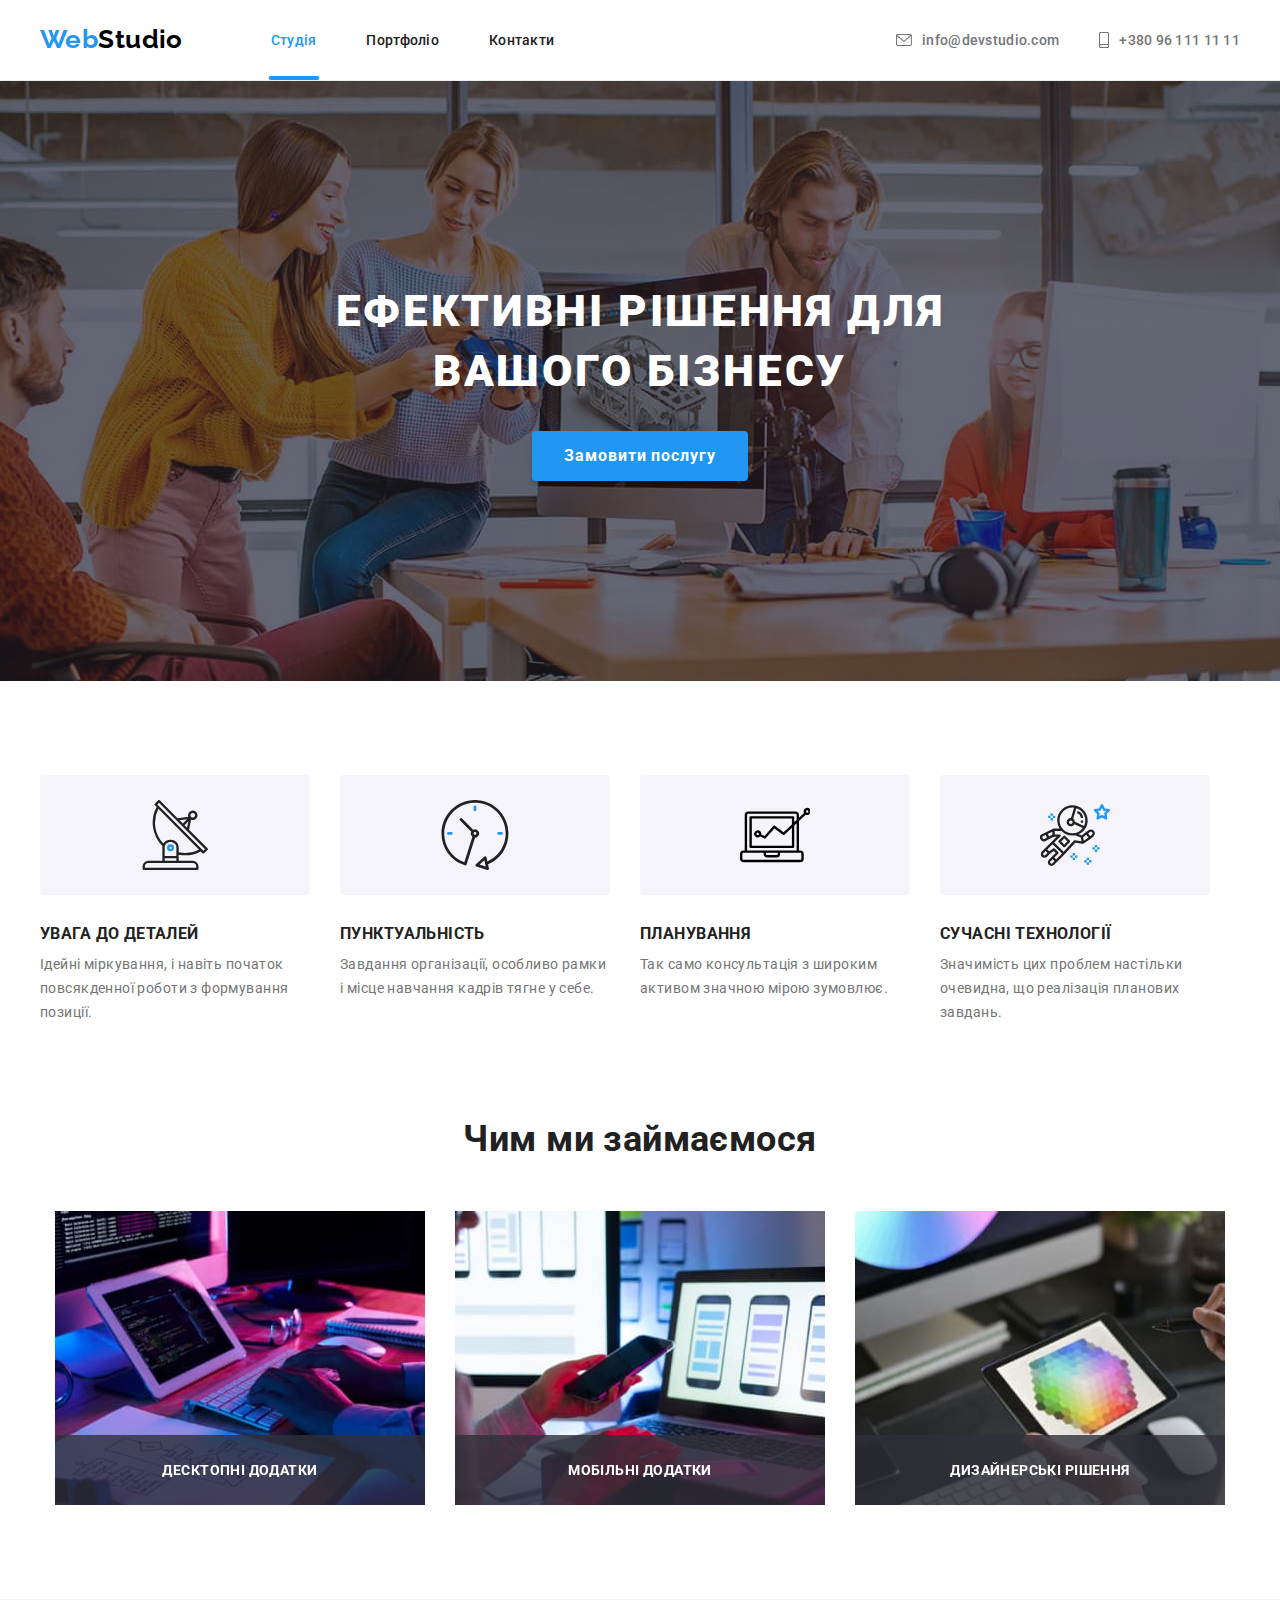
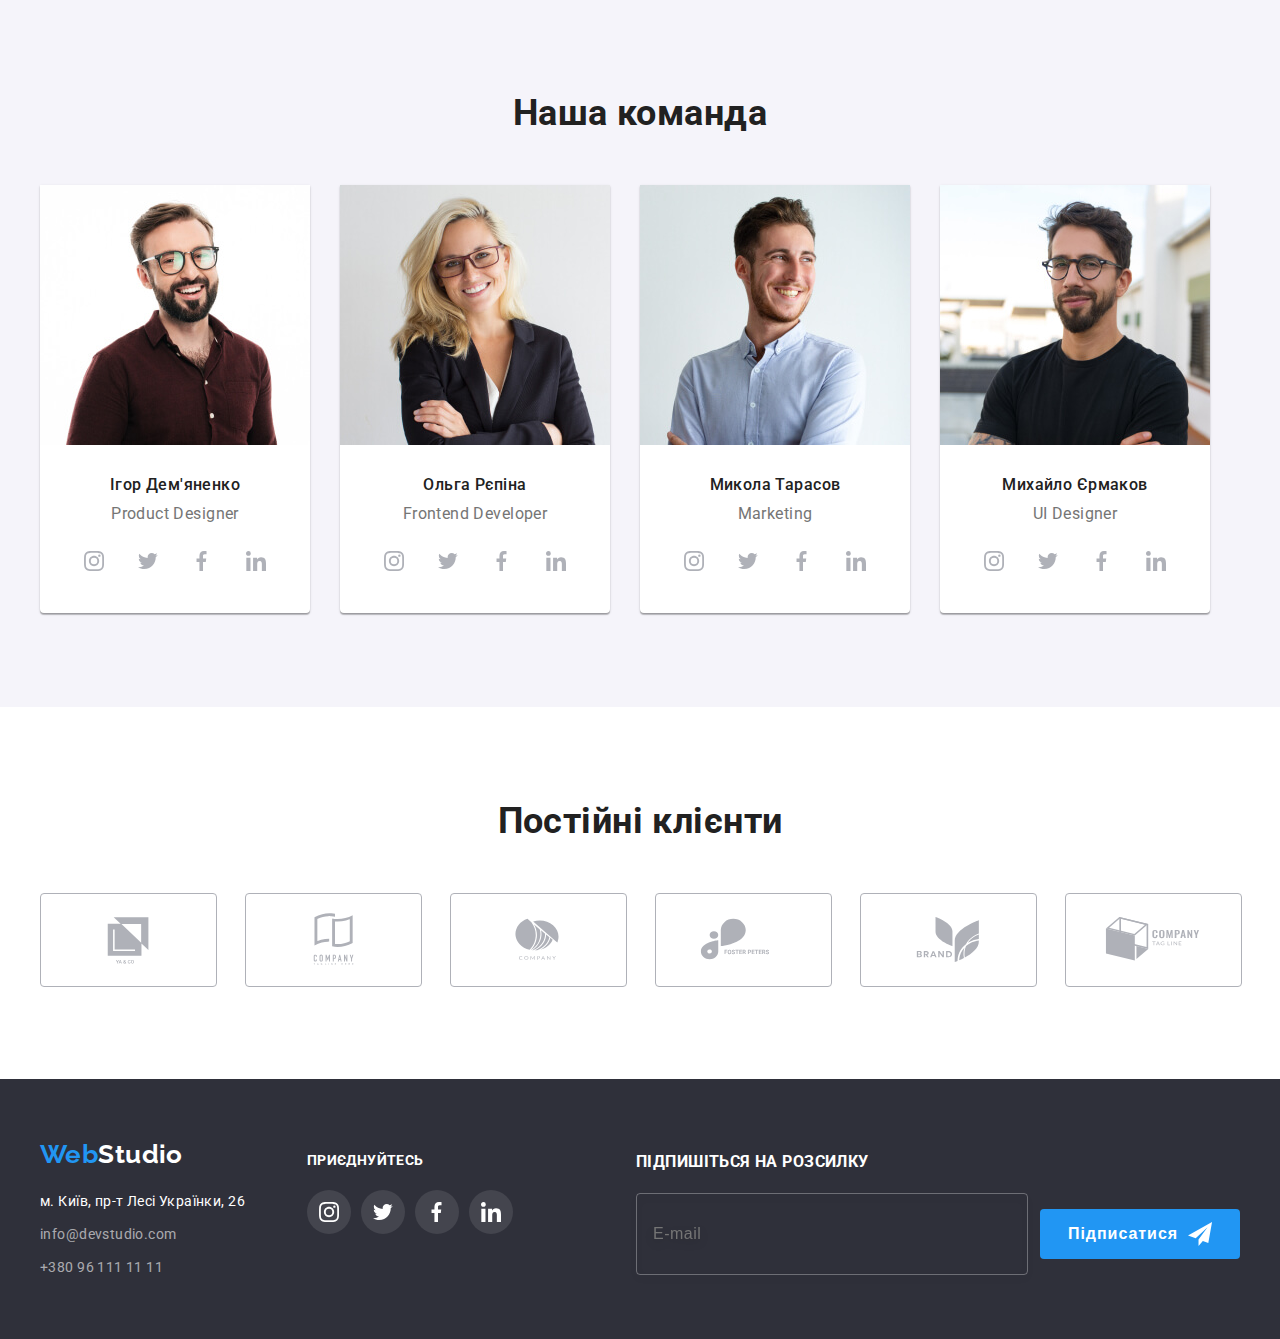
<file: index.html>
<!DOCTYPE html>
<html lang="uk">
  <head>
    <meta charset="UTF-8" />
    <meta http-equiv="X-UA-Compatible" content="IE=edge" />
    <meta name="viewport" content="width=device-width, initial-scale=1.0" />
    <title>Web Studio Головна</title>
    <link rel="preconnect" href="https://fonts.googleapis.com" />
    <link rel="preconnect" href="https://fonts.gstatic.com" crossorigin />
    <link href="https://fonts.googleapis.com/css2?family=Raleway:wght@700&family=Roboto:wght@400;500;700;900&display=swap" rel="stylesheet" />
    <link
      rel="stylesheet"
      href="https://cdnjs.cloudflare.com/ajax/libs/modern-normalize/1.1.0/modern-normalize.min.css"
      integrity="sha512-wpPYUAdjBVSE4KJnH1VR1HeZfpl1ub8YT/NKx4PuQ5NmX2tKuGu6U/JRp5y+Y8XG2tV+wKQpNHVUX03MfMFn9Q=="
      crossorigin="anonymous"
      referrerpolicy="no-referrer"
    />
    <link rel="stylesheet" href="./css/main.min.css" />
  </head>

  <body>
    <header class="header-bloque">
      <div class="header container">
        <div class="header__item">
          <a href="./index.html" class="logo logo-dark-color"><span class="logo-accent">Web</span>Studio</a>
        </div>
        <nav>
          <ul class="header-nav">
            <li><a href="./index.html" class="header-nav-link header-current-link">Студія</a></li>
            <li><a href="./portfolio.html" class="header-nav-link">Портфоліо</a></li>
            <li><a href="#" class="header-nav-link">Контакти</a></li>
          </ul>
        </nav>
        <div class="header__item--contacts">
          <ul class="header-nav contacts">
            <li>
              <a href="mailto:info@devstudio.com" class="header-contacts-link">
                <svg class="header-icon-contact" width="16" height="12">
                  <use href="./images/icons.svg#icon-envelope"></use>
                </svg>
                info@devstudio.com
              </a>
            </li>
            <li>
              <a href="tel:+380961111111" class="header-contacts-link">
                <svg class="header-icon-contact" width="10" height="16">
                  <use href="./images/icons.svg#icon-smartphone"></use>
                </svg>
                +380 96 111 11 11
              </a>
            </li>
          </ul>
        </div>
        <button type="button" data-menu-open class="mobile-menu-open">
          <svg class="" width="40" height="40">
            <use href="./images/icons.svg#icon-menu"></use>
          </svg>
        </button>
      </div>
      <div data-menu class="mobile-menu is-hidden">
        <div class="container">
          <button type="button" data-menu-close class="mobile-menu-close">
            <svg class="" width="40" height="40">
              <use href="./images/icons.svg#icon-close-menu"></use>
            </svg>
          </button>
          <div class="mobile-menu-top">
            <ul class="mobile-menu__list">
              <li class="mobile-menu__item"><a href="./index.html" class="mobile-menu__link mobile-menu__link-current">Студія</a></li>
              <li class="mobile-menu__item"><a href="./portfolio.html" class="mobile-menu__link">Портфоліо</a></li>
              <li class="mobile-menu__item"><a href="#" class="mobile-menu__link">Контакти</a></li>
            </ul>
          </div>
          <div class="mobile-menu-bottom">
            <ul class="mobile-menu-contacts">
              <li class="mobile-menu-phone__item">
                <a href="tel:+380961111111" class="mobile-menu-phone__link"> +380 96 111 11 11 </a>
              </li>
              <li class="mobile-menu-email__item">
                <a href="mailto:info@devstudio.com" class="mobile-menu-email__link"> info@devstudio.com </a>
              </li>
            </ul>
            <ul class="mobile-menu-soc">
              <li class="mobile-menu-soc__item"><a href="#" class="mobile-menu-soc__link">instagram</a></li>
              <li class="mobile-menu-soc__item"><a href="#" class="mobile-menu-soc__link">twitter</a></li>
              <li class="mobile-menu-soc__item"><a href="#" class="mobile-menu-soc__link">facebook</a></li>
              <li class="mobile-menu-soc__item"><a href="#" class="mobile-menu-soc__link">linkedin</a></li>
            </ul>
          </div>
        </div>
      </div>
    </header>

    <div data-modal class="backdrop is-hidden">
      <div class="modal">
        <button data-modal-close class="modal-close-button">
          <svg class="button-close" width="18" height="18">
            <use href="./images/icons.svg#button-close"></use>
          </svg>
        </button>
        <div class="main-signup-form">
          <h3 class="main-signup-header">Залиште свої дані, ми вам передзвонимо</h3>
          <form autocomplete="off">
            <div class="main-signup-formfield">
              <label class="main-signup-label" for="user-name">
                Ім’я
                <input type="text" name="user-name" id="user-name" class="main-signup-inputs" />
                <svg class="main-signup-icon" width="18" height="18">
                  <use href="./images/icons.svg#icon-name"></use>
                </svg>
              </label>
            </div>
            <div class="main-signup-formfield">
              <label class="main-signup-label" for="user-phone">
                Телефон
                <input type="tel" name="user-phone" id="user-phone" class="main-signup-inputs" />
                <svg class="main-signup-icon" width="18" height="18">
                  <use href="./images/icons.svg#icon-phone"></use>
                </svg>
              </label>
            </div>
            <div class="main-signup-formfield">
              <label class="main-signup-label" for="user-email">
                Пошта
                <input type="email" name="user-email" id="user-email" class="main-signup-inputs" />
                <svg class="main-signup-icon" width="18" height="18">
                  <use href="./images/icons.svg#icon-email"></use>
                </svg>
              </label>
            </div>
            <div class="main-signup-formfield">
              <label class="main-signup-label">
                Коментар
                <textarea name="user-comment" rows="7" placeholder="Введіть текст" class="main-signup-textarea"></textarea>
              </label>
            </div>
            <label class="main-signup-confirm" for="user-confirm">
              <input type="checkbox" name="user-confirm" id="user-confirm" class="main-signup-checkbox" />
              <svg class="main-signup-checkbox-icon" width="16" height="15">
                <use href="./images/icons.svg#icon-check"></use>
              </svg>
              Погоджуюся з розсилкою та приймаю <a href="#" class="main-signup-link">Умови договору</a>
            </label>
            <button type="submit" class="main-signup-button">Відправити</button>
          </form>
        </div>
      </div>
    </div>

    <main>
      <section class="hero">
        <div class="container">
          <h1 class="hero__title">Ефективні рішення для вашого бізнесу</h1>
          <button data-modal-open type="button" class="hero__button">Замовити послугу</button>
        </div>
      </section>

      <!-- Benefits -->
      <section class="benefit">
        <div class="container">
          <h2 class="hide">Наші переваги</h2>
          <ul class="benefit__list">
            <li>
              <div class="benefit__item">
                <div class="benefit__icon">
                  <svg width="70" height="70">
                    <use href="./images/icons.svg#icon-benefit1"></use>
                  </svg>
                </div>
                <h3 class="benefit__name">УВАГА ДО ДЕТАЛЕЙ</h3>
                <p class="benefit__detail">Ідейні міркування, і навіть початок повсякденної роботи з формування позиції.</p>
              </div>
            </li>
            <li>
              <div class="benefit__item">
                <div class="benefit__icon">
                  <svg width="70" height="70">
                    <use href="./images/icons.svg#icon-benefit2"></use>
                  </svg>
                </div>
                <h3 class="benefit__name">ПУНКТУАЛЬНІСТЬ</h3>
                <p class="benefit__detail">Завдання організації, особливо рамки і місце навчання кадрів тягне у себе.</p>
              </div>
            </li>
            <li>
              <div class="benefit__item">
                <div class="benefit__icon">
                  <svg width="70" height="70">
                    <use href="./images/icons.svg#icon-benefit3"></use>
                  </svg>
                </div>
                <h3 class="benefit__name">ПЛАНУВАННЯ</h3>
                <p class="benefit__detail">Так само консультація з широким активом значною мірою зумовлює.</p>
              </div>
            </li>
            <li>
              <div class="benefit__item">
                <div class="benefit__icon">
                  <svg width="70" height="70">
                    <use href="./images/icons.svg#icon-benefit4"></use>
                  </svg>
                </div>
                <h3 class="benefit__name">СУЧАСНІ ТЕХНОЛОГІЇ</h3>
                <p class="benefit__detail">Значимість цих проблем настільки очевидна, що реалізація планових завдань.</p>
              </div>
            </li>
          </ul>
        </div>
      </section>

      <!-- What We Do -->
      <section class="tasks">
        <div class="container">
          <h2 class="section-header">Чим ми займаємося</h2>
          <ul class="tasks__list">
            <li>
              <div class="tasks__detail">
                <img src="./images/tasks1.jpg" alt="Десктопні додатки" width="370" class="card-image" />
                <p class="tasks__label">Десктопні додатки</p>
              </div>
            </li>
            <li>
              <div class="tasks__detail">
                <img src="./images/tasks2.jpg" alt="Мобільні додатки" width="370" class="card-image" />
                <p class="tasks__label">Мобільні додатки</p>
              </div>
            </li>
            <li>
              <div class="tasks__detail">
                <img src="./images/tasks3.jpg" alt="Дизайнерські рішення" width="370" class="card-image" />
                <p class="tasks__label">Дизайнерські рішення</p>
              </div>
            </li>
          </ul>
        </div>
      </section>

      <section class="staff">
        <div class="container">
          <h2 class="section-header">Наша команда</h2>
          <ul class="staff-list">
            <li class="staff-list__item">
              <picture>
                <source
                  srcset="./images/staff/d_demianenko_1x.jpg 1x, ./images/staff/d_demianenko_2x.jpg 2x, ./images/staff/d_demianenko_3x.jpg 3x"
                  media="(min-width: 1200px)"
                />
                <source srcset="./images/staff/t_demianenko_1x.jpg 1x, ./images/staff/t_demianenko_2x.jpg 2x" media="(min-width: 768px)" />
                <source srcset="./images/staff/m_demianenko_1x.jpg 1x, ./images/staff/m_demianenko_2x.jpg 2x" media="(max-width: 767px)" />
                <img src="./images/staff/m_demianenko_1x.jpg" alt="Ігор Дем'яненко" width="450" class="staff-list__image" />
              </picture>

              <div class="staff-list__card">
                <h3 class="staff-list__name">Ігор Дем'яненко</h3>
                <p class="staff-list__jobtitle">Product Designer</p>
                <ul class="soc-net">
                  <li class="soc-net__item">
                    <a href="https://instagram.com/" target="_blank" rel="noreferrer noopener" class="soc-net__link">
                      <svg class="soc-net__icon" width="20px" height="20px">
                        <use href="./images/icons.svg#icon-instagram"></use>
                      </svg>
                    </a>
                  </li>
                  <li class="soc-net__item">
                    <a href="https://twitter.com/" target="_blank" rel="noreferrer noopener" class="soc-net__link">
                      <svg class="soc-net__icon" width="20px" height="20px">
                        <use href="./images/icons.svg#icon-twitter"></use>
                      </svg>
                    </a>
                  </li>
                  <li class="soc-net__item">
                    <a href="https://facebook.com/" target="_blank" rel="noreferrer noopener" class="soc-net__link">
                      <svg class="soc-net__icon" width="20px" height="20px">
                        <use href="./images/icons.svg#icon-facebook"></use>
                      </svg>
                    </a>
                  </li>
                  <li class="soc-net__item">
                    <a href="https://linkedin.com/" target="_blank" rel="noreferrer noopener" class="soc-net__link">
                      <svg class="soc-net__icon" width="20px" height="20px">
                        <use href="./images/icons.svg#icon-linkedin"></use>
                      </svg>
                    </a>
                  </li>
                </ul>
              </div>
            </li>
            <li class="staff-list__item">
              <picture>
                <source
                  srcset="./images/staff/d_repina_1x.jpg 1x, ./images/staff/d_repina_2x.jpg 2x, ./images/staff/d_repina_2x.jpg 3x"
                  media="(min-width: 1200px)"
                />
                <source srcset="./images/staff/t_repina_1x.jpg 1x, ./images/staff/t_repina_2x.jpg 2x" media="(min-width: 768px)" />
                <source srcset="./images/staff/m_repina_1x.jpg 1x, ./images/staff/m_repina_2x.jpg 2x" media="(max-width: 767px)" />
                <img src="./images/staff/m_repina_1x.jpg" alt="Ольга Рєпіна" width="450" class="staff-list__image" />
              </picture>
              <div class="staff-list__card">
                <h3 class="staff-list__name">Ольга Рєпіна</h3>
                <p class="staff-list__jobtitle">Frontend Developer</p>
                <ul class="soc-net">
                  <li class="soc-net__item">
                    <a href="https://instagram.com/" target="_blank" rel="noreferrer noopener" class="soc-net__link">
                      <svg class="soc-net__icon" width="20px" height="20px">
                        <use href="./images/icons.svg#icon-instagram"></use>
                      </svg>
                    </a>
                  </li>
                  <li class="soc-net__item">
                    <a href="https://twitter.com/" target="_blank" rel="noreferrer noopener" class="soc-net__link">
                      <svg class="soc-net__icon" width="20px" height="20px">
                        <use href="./images/icons.svg#icon-twitter"></use>
                      </svg>
                    </a>
                  </li>
                  <li class="soc-net__item">
                    <a href="https://facebook.com/" target="_blank" rel="noreferrer noopener" class="soc-net__link">
                      <svg class="soc-net__icon" width="20px" height="20px">
                        <use href="./images/icons.svg#icon-facebook"></use>
                      </svg>
                    </a>
                  </li>
                  <li class="soc-net__item">
                    <a href="https://linkedin.com/" target="_blank" rel="noreferrer noopener" class="soc-net__link">
                      <svg class="soc-net__icon" width="20px" height="20px">
                        <use href="./images/icons.svg#icon-linkedin"></use>
                      </svg>
                    </a>
                  </li>
                </ul>
              </div>
            </li>
            <li class="staff-list__item">
              <picture>
                <source
                  srcset="./images/staff/d_tarasov_1x.jpg 1x, ./images/staff/d_tarasov_2x.jpg 2x, ./images/staff/d_tarasov_2x.jpg 3x"
                  media="(min-width: 1200px)"
                />
                <source srcset="./images/staff/t_tarasov_1x.jpg 1x, ./images/staff/t_tarasov_2x.jpg 2x" media="(min-width: 768px)" />
                <source srcset="./images/staff/m_tarasov_1x.jpg 1x, ./images/staff/m_tarasov_2x.jpg 2x" media="(max-width: 767px)" />
                <img src="./images/staff/m_tarasov_1x.jpg" alt="Микола Тарасов" width="450" class="staff-list__image" />
              </picture>
              <div class="staff-list__card">
                <h3 class="staff-list__name">Микола Тарасов</h3>
                <p class="staff-list__jobtitle">Marketing</p>
                <ul class="soc-net">
                  <li class="soc-net__item">
                    <a href="https://instagram.com/" target="_blank" rel="noreferrer noopener" class="soc-net__link">
                      <svg class="soc-net__icon" width="20px" height="20px">
                        <use href="./images/icons.svg#icon-instagram"></use>
                      </svg>
                    </a>
                  </li>
                  <li class="soc-net__item">
                    <a href="https://twitter.com/" target="_blank" rel="noreferrer noopener" class="soc-net__link">
                      <svg class="soc-net__icon" width="20px" height="20px">
                        <use href="./images/icons.svg#icon-twitter"></use>
                      </svg>
                    </a>
                  </li>
                  <li class="soc-net__item">
                    <a href="https://facebook.com/" target="_blank" rel="noreferrer noopener" class="soc-net__link">
                      <svg class="soc-net__icon" width="20px" height="20px">
                        <use href="./images/icons.svg#icon-facebook"></use>
                      </svg>
                    </a>
                  </li>
                  <li class="soc-net__item">
                    <a href="https://linkedin.com/" target="_blank" rel="noreferrer noopener" class="soc-net__link">
                      <svg class="soc-net__icon" width="20px" height="20px">
                        <use href="./images/icons.svg#icon-linkedin"></use>
                      </svg>
                    </a>
                  </li>
                </ul>
              </div>
            </li>
            <li class="staff-list__item">
              <picture>
                <source
                  srcset="./images/staff/d_ermakov_1x.jpg 1x, ./images/staff/d_ermakov_2x.jpg 2x, ./images/staff/d_ermakov_2x.jpg 3x"
                  media="(min-width: 1200px)"
                />
                <source srcset="./images/staff/t_ermakov_1x.jpg 1x, ./images/staff/t_ermakov_2x.jpg 2x" media="(min-width: 768px)" />
                <source srcset="./images/staff/m_ermakov_1x.jpg 1x, ./images/staff/m_ermakov_2x.jpg 2x" media="(max-width: 767px)" />
                <img src="./images/staff/m_ermakov_1x.jpg" alt="Михайло Єрмаков" width="450" class="staff-list__image" />
              </picture>
              <div class="staff-list__card">
                <h3 class="staff-list__name">Михайло Єрмаков</h3>
                <p class="staff-list__jobtitle">UI Designer</p>
                <ul class="soc-net">
                  <li class="soc-net__item">
                    <a href="https://instagram.com/" target="_blank" rel="noreferrer noopener" class="soc-net__link">
                      <svg class="soc-net__icon" width="20px" height="20px">
                        <use href="./images/icons.svg#icon-instagram"></use>
                      </svg>
                    </a>
                  </li>
                  <li class="soc-net__item">
                    <a href="https://twitter.com/" target="_blank" rel="noreferrer noopener" class="soc-net__link">
                      <svg class="soc-net__icon" width="20px" height="20px">
                        <use href="./images/icons.svg#icon-twitter"></use>
                      </svg>
                    </a>
                  </li>
                  <li class="soc-net__item">
                    <a href="https://facebook.com/" target="_blank" rel="noreferrer noopener" class="soc-net__link">
                      <svg class="soc-net__icon" width="20px" height="20px">
                        <use href="./images/icons.svg#icon-facebook"></use>
                      </svg>
                    </a>
                  </li>
                  <li class="soc-net__item">
                    <a href="https://linkedin.com/" target="_blank" rel="noreferrer noopener" class="soc-net__link">
                      <svg class="soc-net__icon" width="20px" height="20px">
                        <use href="./images/icons.svg#icon-linkedin"></use>
                      </svg>
                    </a>
                  </li>
                </ul>
              </div>
            </li>
          </ul>
        </div>
      </section>
    </main>

    <section class="clients">
      <div class="container">
        <h2 class="section-header">Постійні клієнти</h2>
        <ul class="client-list">
          <li class="client-list__item">
            <a class="client-list__link">
              <svg class="client-list__logo" width="106" height="60">
                <use href="./images/icons.svg#icon-client1"></use>
              </svg>
            </a>
          </li>
          <li class="client-list__item">
            <a class="client-list__link">
              <svg class="client-list__logo" width="106" height="60">
                <use href="./images/icons.svg#icon-client2"></use>
              </svg>
            </a>
          </li>
          <li class="client-list__item">
            <a class="client-list__link">
              <svg class="client-list__logo" width="106" height="60">
                <use href="./images/icons.svg#icon-client3"></use>
              </svg>
            </a>
          </li>
          <li class="client-list__item">
            <a class="client-list__link">
              <svg class="client-list__logo" width="106" height="60">
                <use href="./images/icons.svg#icon-client4"></use>
              </svg>
            </a>
          </li>
          <li class="client-list__item">
            <a class="client-list__link">
              <svg class="client-list__logo" width="106" height="60">
                <use href="./images/icons.svg#icon-client5"></use>
              </svg>
            </a>
          </li>
          <li class="client-list__item">
            <a class="client-list__link">
              <svg class="client-list__logo" width="106" height="60">
                <use href="./images/icons.svg#icon-client6"></use>
              </svg>
            </a>
          </li>
        </ul>
      </div>
    </section>

    <footer class="footer">
      <div class="container footer__container">
        <div class="footer-contact">
          <a href="./index.html" class="logo logo-white-color footer-logo"><span class="logo-accent">Web</span>Studio</a>
          <address class="address-bloque">
            <ul>
              <li class="footer-detail">
                <a href="https://goo.gl/maps/JKmahbttWBUAZa8E8" target="_blank" rel="noreferrer noopener" class="footer-link">
                  м. Київ, пр-т Лесі Українки, 26
                </a>
              </li>
              <li class="footer-detail">
                <a href="mailto:info@devstudio.com" class="footer-link footer-opaque">info@devstudio.com</a>
              </li>
              <li class="footer-detail">
                <a href="tel:+380961111111" class="footer-link footer-opaque">+380 96 111 11 11</a>
              </li>
            </ul>
          </address>
        </div>
        <div class="footer-social-bloque">
          <h3 class="footer-header-white">Приєднуйтесь</h3>
          <ul class="soc-net">
            <li class="soc-net__item">
              <a href="https://instagram.com/" target="_blank" rel="noreferrer noopener" class="soc-net__link footer-social">
                <svg class="soc-net__icon" width="20px" height="20px">
                  <use href="./images/icons.svg#icon-instagram"></use>
                </svg>
              </a>
            </li>
            <li class="soc-net__item">
              <a href="https://twitter.com/" target="_blank" rel="noreferrer noopener" class="soc-net__link footer-social">
                <svg class="soc-net__icon" width="20px" height="20px">
                  <use href="./images/icons.svg#icon-twitter"></use>
                </svg>
              </a>
            </li>
            <li class="soc-net__item">
              <a href="https://facebook.com/" target="_blank" rel="noreferrer noopener" class="soc-net__link footer-social">
                <svg class="soc-net__icon" width="20px" height="20px">
                  <use href="./images/icons.svg#icon-facebook"></use>
                </svg>
              </a>
            </li>
            <li class="soc-net__item">
              <a href="https://linkedin.com/" target="_blank" rel="noreferrer noopener" class="soc-net__link footer-social">
                <svg class="soc-net__icon" width="20px" height="20px">
                  <use href="./images/icons.svg#icon-linkedin"></use>
                </svg>
              </a>
            </li>
          </ul>
        </div>
        <div class="footer-header-white footer-mail-container">
          <h3>Підпишіться на розсилку</h3>
          <form name="signup-form" autocomplete="off" novalidate class="footer-signup-form">
            <input type="email" name="email" class="footer-signup-field" placeholder="E-mail" />
            <button type="submit" class="footer-signup-button">Підписатися</button>
          </form>
        </div>
      </div>
    </footer>

    <script src="./js/modal.js"></script>
    <script src="./js/menu.js"></script>
  </body>
</html>
</file>
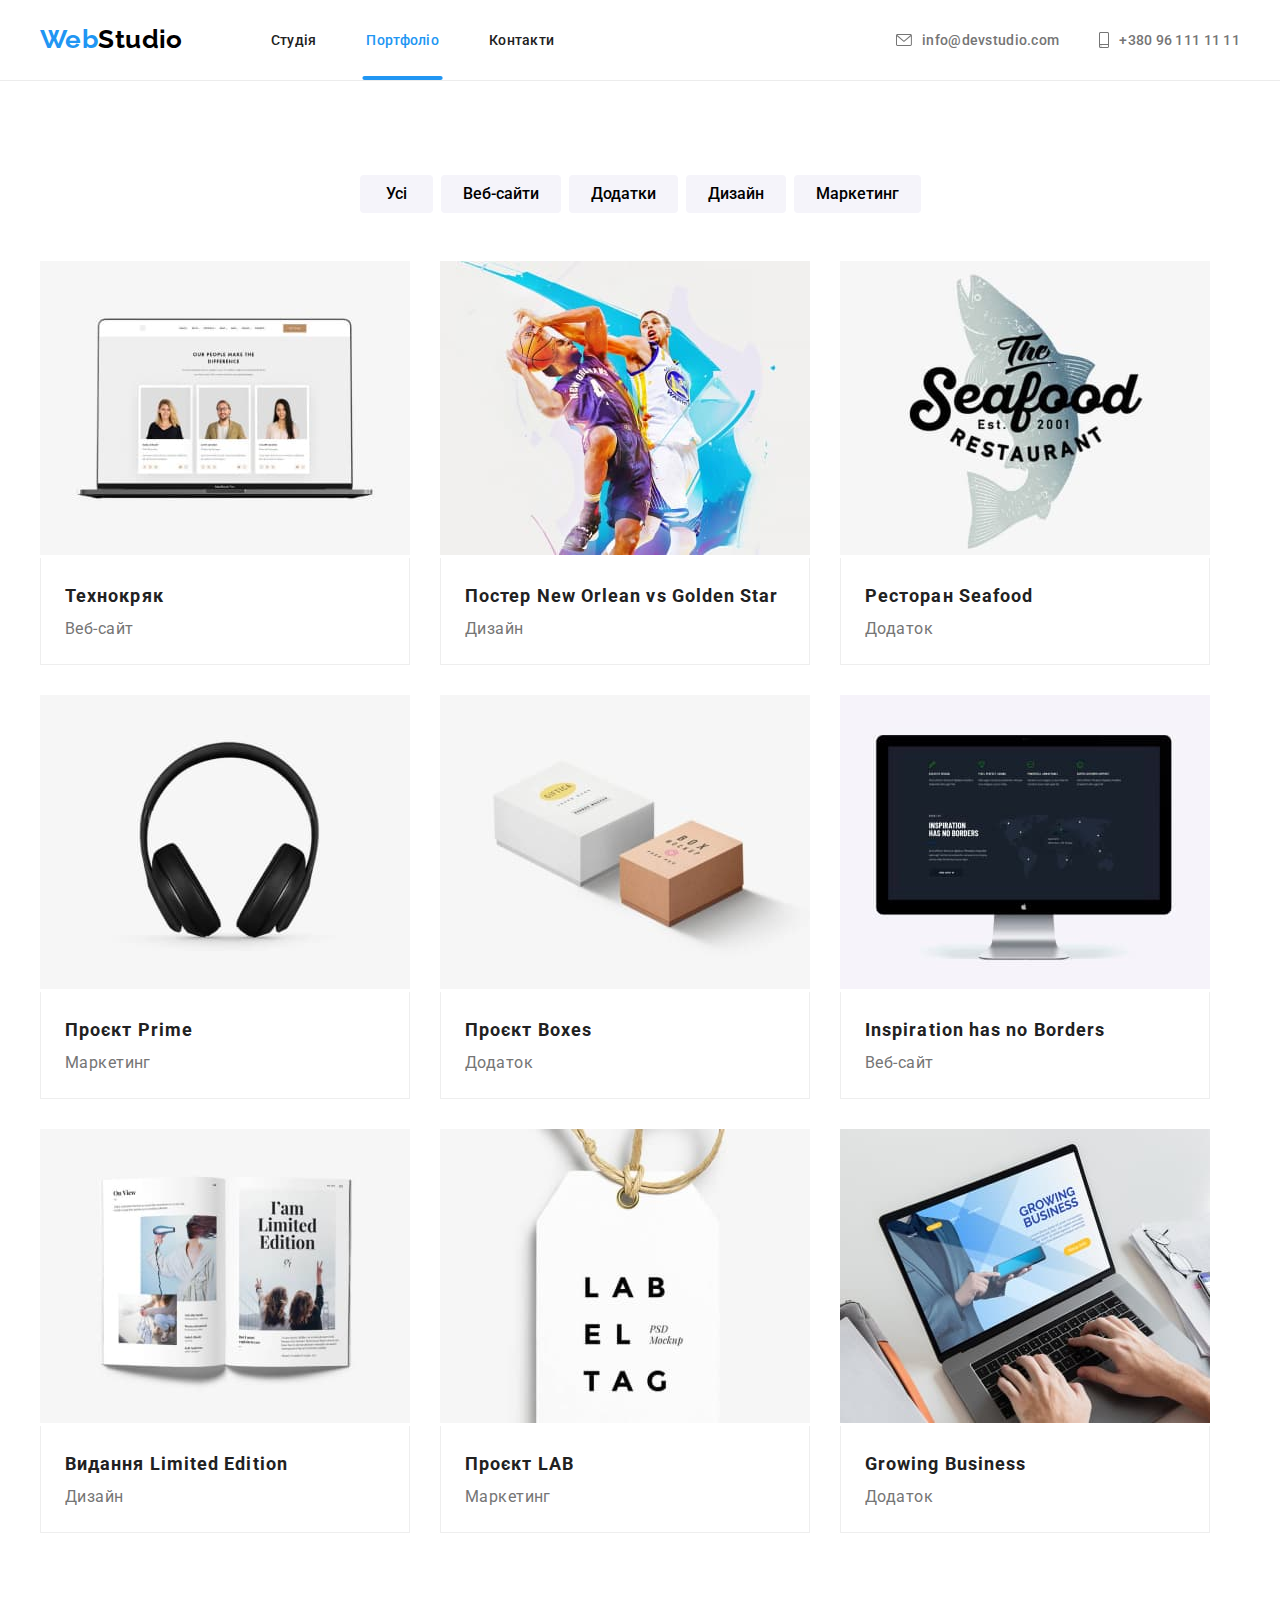
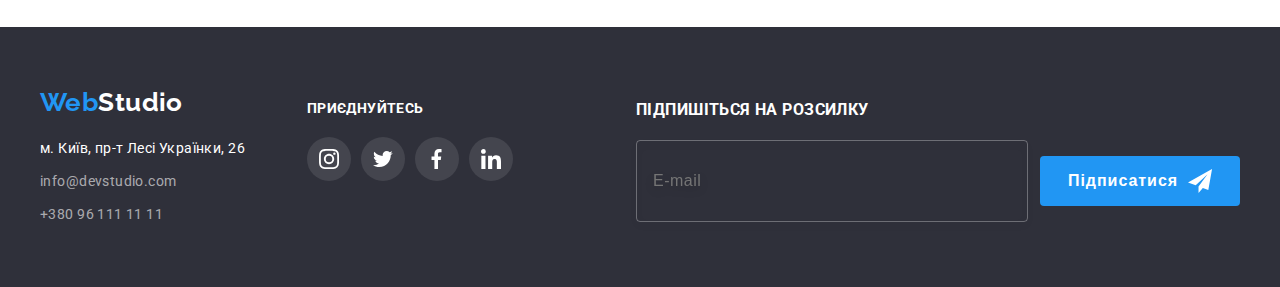
<file: portfolio.html>
<!DOCTYPE html>
<html lang="uk">
  <head>
    <meta charset="UTF-8" />
    <meta http-equiv="X-UA-Compatible" content="IE=edge" />
    <meta name="viewport" content="width=device-width, initial-scale=1.0" />
    <title>Web Studio Потфоліо</title>
    <link rel="preconnect" href="https://fonts.googleapis.com" />
    <link rel="preconnect" href="https://fonts.gstatic.com" crossorigin />
    <link href="https://fonts.googleapis.com/css2?family=Raleway:wght@700&family=Roboto:wght@400;500;700;900&display=swap" rel="stylesheet" />
    <link
      rel="stylesheet"
      href="https://cdnjs.cloudflare.com/ajax/libs/modern-normalize/1.1.0/modern-normalize.min.css"
      integrity="sha512-wpPYUAdjBVSE4KJnH1VR1HeZfpl1ub8YT/NKx4PuQ5NmX2tKuGu6U/JRp5y+Y8XG2tV+wKQpNHVUX03MfMFn9Q=="
      crossorigin="anonymous"
      referrerpolicy="no-referrer"
    />
    <link rel="stylesheet" href="./css/main.min.css" />
  </head>

  <body>
    <header class="header-bloque">
      <div class="header container">
        <div class="header__item">
          <a href="./index.html" class="logo logo-dark-color"><span class="logo-accent">Web</span>Studio</a>
        </div>
        <nav>
          <ul class="header-nav">
            <li><a href="./index.html" class="header-nav-link">Студія</a></li>
            <li><a href="./portfolio.html" class="header-nav-link header-current-link">Портфоліо</a></li>
            <li><a href="#" class="header-nav-link">Контакти</a></li>
          </ul>
        </nav>
        <div class="header__item--contacts">
          <ul class="header-nav contacts">
            <li>
              <a href="mailto:info@devstudio.com" class="header-contacts-link">
                <svg class="header-icon-contact" width="16" height="12">
                  <use href="./images/icons.svg#icon-envelope"></use>
                </svg>
                info@devstudio.com
              </a>
            </li>
            <li>
              <a href="tel:+380961111111" class="header-contacts-link">
                <svg class="header-icon-contact" width="10" height="16">
                  <use href="./images/icons.svg#icon-smartphone"></use>
                </svg>
                +380 96 111 11 11
              </a>
            </li>
          </ul>
        </div>
        <button type="button" data-menu-open class="mobile-menu-open">
          <svg class="" width="40" height="40">
            <use href="./images/icons.svg#icon-menu"></use>
          </svg>
        </button>
      </div>
      <div data-menu class="mobile-menu is-hidden">
        <div class="container">
          <button type="button" data-menu-close class="mobile-menu-close">
            <svg class="" width="40" height="40">
              <use href="./images/icons.svg#icon-close-menu"></use>
            </svg>
          </button>
          <div class="mobile-menu-top">
            <ul class="mobile-menu__list">
              <li class="mobile-menu__item"><a href="./index.html" class="mobile-menu__link">Студія</a></li>
              <li class="mobile-menu__item"><a href="./portfolio.html" class="mobile-menu__link mobile-menu__link-current">Портфоліо</a></li>
              <li class="mobile-menu__item"><a href="#" class="mobile-menu__link">Контакти</a></li>
            </ul>
          </div>
          <div class="mobile-menu-bottom">
            <ul class="mobile-menu-contacts">
              <li class="mobile-menu-phone__item">
                <a href="tel:+380961111111" class="mobile-menu-phone__link"> +380 96 111 11 11 </a>
              </li>
              <li class="mobile-menu-email__item">
                <a href="mailto:info@devstudio.com" class="mobile-menu-email__link"> info@devstudio.com </a>
              </li>
            </ul>
            <ul class="mobile-menu-soc">
              <li class="mobile-menu-soc__item"><a href="#" class="mobile-menu-soc__link">instagram</a></li>
              <li class="mobile-menu-soc__item"><a href="#" class="mobile-menu-soc__link">twitter</a></li>
              <li class="mobile-menu-soc__item"><a href="#" class="mobile-menu-soc__link">facebook</a></li>
              <li class="mobile-menu-soc__item"><a href="#" class="mobile-menu-soc__link">linkedin</a></li>
            </ul>
          </div>
        </div>
      </div>
    </header>

    <main>
      <section>
        <div class="container">
          <h2 class="hide">Портфоліо</h2>
          <ul class="filter-buttons">
            <li><button type="button" class="filter-button">Усі</button></li>
            <li><button type="button" class="filter-button">Веб-сайти</button></li>
            <li><button type="button" class="filter-button">Додатки</button></li>
            <li><button type="button" class="filter-button">Дизайн</button></li>
            <li><button type="button" class="filter-button">Маркетинг</button></li>
          </ul>
          <ul class="portfolio-list">
            <li>
              <div class="portfolio-card">
                <a href="#" class="portfolio-list-link">
                  <div class="portfolio-card-popup">
                    <img src="./images/pf-technocrack.jpg" alt="Веб-сайт Технокряк" width="370" class="card-image" />
                    <p class="portfolio-card-label">
                      Ресурс пропонує комплексні пропозиції з різним рівнем функціоналу та сервісів. Все це дозволить відвідувачу отримати вичерпні відомості
                      про компанію чи приватну особу.
                    </p>
                  </div>
                  <div class="portfolio-project-card">
                    <h3 class="portfolio-project-name">Технокряк</h3>
                    <p class="portfolio-project-type">Веб-сайт</p>
                  </div>
                </a>
              </div>
            </li>
            <li>
              <div class="portfolio-card">
                <a href="#" class="portfolio-list-link">
                  <div class="portfolio-card-popup">
                    <img src="./images/pf-poster-neworleans.jpg" alt="Дизайн Постер New Orlean vs Golden Star" width="370" class="card-image" />
                    <p class="portfolio-card-label">
                      Ресурс пропонує комплексні пропозиції з різним рівнем функціоналу та сервісів. Все це дозволить відвідувачу отримати вичерпні відомості
                      про компанію чи приватну особу.
                    </p>
                  </div>
                  <div class="portfolio-project-card">
                    <h3 class="portfolio-project-name">Постер New Orlean vs Golden Star</h3>
                    <p class="portfolio-project-type">Дизайн</p>
                  </div>
                </a>
              </div>
            </li>
            <li>
              <div class="portfolio-card">
                <a href="#" class="portfolio-list-link">
                  <div class="portfolio-card-popup">
                    <img src="./images/pf-restoran-seafood.jpg" alt="Додаток Ресторан Seafood" width="370" class="card-image" />
                    <p class="portfolio-card-label">
                      Ресурс пропонує комплексні пропозиції з різним рівнем функціоналу та сервісів. Все це дозволить відвідувачу отримати вичерпні відомості
                      про компанію чи приватну особу.
                    </p>
                  </div>
                  <div class="portfolio-project-card">
                    <h3 class="portfolio-project-name">Ресторан Seafood</h3>
                    <p class="portfolio-project-type">Додаток</p>
                  </div>
                </a>
              </div>
            </li>
            <li>
              <div class="portfolio-card">
                <a href="#" class="portfolio-list-link">
                  <div class="portfolio-card-popup">
                    <img src="./images/pf-prime-project.jpg" alt="Маркетинг Проєкт Prime" width="370" class="card-image" />
                    <p class="portfolio-card-label">
                      Ресурс пропонує комплексні пропозиції з різним рівнем функціоналу та сервісів. Все це дозволить відвідувачу отримати вичерпні відомості
                      про компанію чи приватну особу.
                    </p>
                  </div>
                  <div class="portfolio-project-card">
                    <h3 class="portfolio-project-name">Проєкт Prime</h3>
                    <p class="portfolio-project-type">Маркетинг</p>
                  </div>
                </a>
              </div>
            </li>
            <li>
              <div class="portfolio-card">
                <a href="#" class="portfolio-list-link">
                  <div class="portfolio-card-popup">
                    <img src="./images/pf-boxes-project.jpg" alt="Додаток Проєкт Boxes" width="370" class="card-image" />
                    <p class="portfolio-card-label">
                      Ресурс пропонує комплексні пропозиції з різним рівнем функціоналу та сервісів. Все це дозволить відвідувачу отримати вичерпні відомості
                      про компанію чи приватну особу.
                    </p>
                  </div>
                  <div class="portfolio-project-card">
                    <h3 class="portfolio-project-name">Проєкт Boxes</h3>
                    <p class="portfolio-project-type">Додаток</p>
                  </div>
                </a>
              </div>
            </li>
            <li>
              <div class="portfolio-card">
                <a href="#" class="portfolio-list-link">
                  <div class="portfolio-card-popup">
                    <img src="./images/pf-inspiration.jpg" alt="Веб-сайт Inspiration has no Borders" width="370" class="card-image" />
                    <p class="portfolio-card-label">
                      Ресурс пропонує комплексні пропозиції з різним рівнем функціоналу та сервісів. Все це дозволить відвідувачу отримати вичерпні відомості
                      про компанію чи приватну особу.
                    </p>
                  </div>
                  <div class="portfolio-project-card">
                    <h3 class="portfolio-project-name">Inspiration has no Borders</h3>
                    <p class="portfolio-project-type">Веб-сайт</p>
                  </div>
                </a>
              </div>
            </li>
            <li>
              <div class="portfolio-card">
                <a href="#" class="portfolio-list-link">
                  <div class="portfolio-card-popup">
                    <img src="./images/pf-limited-edition-book.jpg" alt="Дизайн Видання Limited Edition" width="370" class="card-image" />
                    <p class="portfolio-card-label">
                      Ресурс пропонує комплексні пропозиції з різним рівнем функціоналу та сервісів. Все це дозволить відвідувачу отримати вичерпні відомості
                      про компанію чи приватну особу.
                    </p>
                  </div>
                  <div class="portfolio-project-card">
                    <h3 class="portfolio-project-name">Видання Limited Edition</h3>
                    <p class="portfolio-project-type">Дизайн</p>
                  </div>
                </a>
              </div>
            </li>
            <li>
              <div class="portfolio-card">
                <a href="#" class="portfolio-list-link">
                  <div class="portfolio-card-popup">
                    <img src="./images/pf-lab-project.jpg" alt="Маркетинг Проєкт LAB" width="370" class="card-image" />
                    <p class="portfolio-card-label">
                      Ресурс пропонує комплексні пропозиції з різним рівнем функціоналу та сервісів. Все це дозволить відвідувачу отримати вичерпні відомості
                      про компанію чи приватну особу.
                    </p>
                  </div>
                  <div class="portfolio-project-card">
                    <h3 class="portfolio-project-name">Проєкт LAB</h3>
                    <p class="portfolio-project-type">Маркетинг</p>
                  </div>
                </a>
              </div>
            </li>
            <li>
              <div class="portfolio-card">
                <a href="#" class="portfolio-list-link">
                  <div class="portfolio-card-popup">
                    <img src="./images/pf-growing-business.jpg" alt="Додаток Growing Business" width="370" class="card-image" />
                    <p class="portfolio-card-label">
                      Ресурс пропонує комплексні пропозиції з різним рівнем функціоналу та сервісів. Все це дозволить відвідувачу отримати вичерпні відомості
                      про компанію чи приватну особу.
                    </p>
                  </div>
                  <div class="portfolio-project-card">
                    <h3 class="portfolio-project-name">Growing Business</h3>
                    <p class="portfolio-project-type">Додаток</p>
                  </div>
                </a>
              </div>
            </li>
          </ul>
        </div>
      </section>
    </main>

    <footer class="footer">
      <div class="container footer__container">
        <div class="footer-contact">
          <a href="./index.html" class="logo logo-white-color footer-logo"><span class="logo-accent">Web</span>Studio</a>
          <address class="address-bloque">
            <ul>
              <li class="footer-detail">
                <a href="https://goo.gl/maps/JKmahbttWBUAZa8E8" target="_blank" rel="noreferrer noopener" class="footer-link">
                  м. Київ, пр-т Лесі Українки, 26
                </a>
              </li>
              <li class="footer-detail">
                <a href="mailto:info@devstudio.com" class="footer-link footer-opaque">info@devstudio.com</a>
              </li>
              <li class="footer-detail">
                <a href="tel:+380961111111" class="footer-link footer-opaque">+380 96 111 11 11</a>
              </li>
            </ul>
          </address>
        </div>
        <div class="footer-social-bloque">
          <h3 class="footer-header-white">Приєднуйтесь</h3>
          <ul class="soc-net">
            <li class="soc-net__item">
              <a href="https://instagram.com/" target="_blank" rel="noreferrer noopener" class="soc-net__link footer-social">
                <svg class="soc-net__icon" width="20px" height="20px">
                  <use href="./images/icons.svg#icon-instagram"></use>
                </svg>
              </a>
            </li>
            <li class="soc-net__item">
              <a href="https://twitter.com/" target="_blank" rel="noreferrer noopener" class="soc-net__link footer-social">
                <svg class="soc-net__icon" width="20px" height="20px">
                  <use href="./images/icons.svg#icon-twitter"></use>
                </svg>
              </a>
            </li>
            <li class="soc-net__item">
              <a href="https://facebook.com/" target="_blank" rel="noreferrer noopener" class="soc-net__link footer-social">
                <svg class="soc-net__icon" width="20px" height="20px">
                  <use href="./images/icons.svg#icon-facebook"></use>
                </svg>
              </a>
            </li>
            <li class="soc-net__item">
              <a href="https://linkedin.com/" target="_blank" rel="noreferrer noopener" class="soc-net__link footer-social">
                <svg class="soc-net__icon" width="20px" height="20px">
                  <use href="./images/icons.svg#icon-linkedin"></use>
                </svg>
              </a>
            </li>
          </ul>
        </div>
        <div class="footer-header-white footer-mail-container">
          <h3>Підпишіться на розсилку</h3>
          <form name="signup-form" autocomplete="off" novalidate class="footer-signup-form">
            <input type="email" name="email" class="footer-signup-field" placeholder="E-mail" />
            <button type="submit" class="footer-signup-button">Підписатися</button>
          </form>
        </div>
      </div>
    </footer>

    <script src="./js/menu.js"></script>
  </body>
</html>
</file>
<file: css/main.min.css>
:root{--font-headers: "Raleway";--first-background-color: #ffffff;--second-background-color: #F5F4FA;--color-accent: #2196F3;--color-accent2: #188CE8;--color-primary-dark: #212121;--color-primary-middle: #757575;--color-light: #ffffff;--hero-gradient: linear-gradient(rgba(47, 48, 58, 0.4), rgba(47, 48, 58, 0.4));--t-transition: cubic-bezier(0.4, 0, 0.2, 1);--t-duration: 250ms}body{background-color:var(--first-background-color);font-family:"Roboto",sans-serif;font-weight:400;font-size:14px;letter-spacing:.03em;color:var(--color-primary-dark);margin:0;padding:0}h1,h2,h3,p{margin:0;padding:0}ul{list-style:none;padding:0;margin:0}.no-scroll{overflow:hidden}.hide{border:0;clip:rect(1px, 1px, 1px, 1px);-webkit-clip-path:inset(50%);clip-path:inset(50%);height:1px;margin:-1px;overflow:hidden;padding:0;position:absolute;width:1px}.container{width:100%;padding:0 15px;margin:0 auto}@media screen and (min-width: 480px){.container{max-width:480px}}@media screen and (min-width: 768px){.container{max-width:768px}}@media screen and (min-width: 1200px){.container{max-width:1200px}}.backdrop{position:fixed;top:0;left:0;width:100%;height:100%;background-color:rgba(0,0,0,.2);transition:opacity var(--t-duration) var(--t-transition)}.backdrop.is-hidden{opacity:0;pointer-events:none}.modal{position:absolute;z-index:1;top:50%;left:50%;transform:translate(-50%, -50%);width:calc(100% - 30px);height:609px;background-color:#fff}@media screen and (min-width: 480px){.modal{width:450px}}@media screen and (min-width: 768px){.modal{width:450px}}@media screen and (min-width: 1200px){.modal{width:528px;height:581px}}.modal-close-button{position:absolute;top:8px;right:8px;width:30px;height:30px;background:#fff;border:1px solid rgba(0,0,0,.1);border-radius:50%;padding:5px;cursor:pointer;color:#000;transition-property:background-color,color;transition-duration:var(--t-duration);transition-timing-function:var(--t-transition);transition-delay:0}.modal-close-button:hover,.modal-close-button:focus{background:var(--color-accent);color:var(--color-light);outline:none}.button-close{display:block;margin:0;fill:currentColor}.logo{font-family:"Raleway",sans-serif;font-weight:700;font-size:24px;line-height:1.1666666667;text-decoration:none;margin-right:93px;padding-top:15px;padding-bottom:15px}@media screen and (min-width: 768px){.logo{margin-right:88px}}@media screen and (min-width: 1200px){.logo{font-weight:700;font-size:26px;line-height:1.1730769231}}.logo-dark-color{color:#000}.logo-white-color{color:#fff}.logo-accent{color:#2196f3}.section-header{font-weight:700;font-size:36px;line-height:1.166;text-align:center;margin-bottom:50px}.filter-button{font-family:inherit;font-weight:500;font-size:16px;line-height:1.625;background-color:var(--second-background-color);border:0;border-radius:4px;cursor:pointer;padding:6px 22px;min-width:73px;transition-property:background-color,color,box-shadow;transition-duration:var(--t-duration);transition-timing-function:var(--t-transition);transition-delay:0}.filter-button:hover,.filter-button:focus,.filter-button:active{background-color:var(--color-accent);color:var(--color-light);box-shadow:0px 3px 1px rgba(0,0,0,.1),0px 1px 2px rgba(0,0,0,.08),0px 2px 2px rgba(0,0,0,.12)}.soc-net{display:flex;justify-content:center;gap:10px}.soc-net__item{width:44px;height:44px}.soc-net__link{width:100%;height:100%;background-color:var(--first-background-color);border-radius:50%;cursor:pointer;display:flex;align-items:center;justify-content:center;color:#afb1b8;transition-property:background-color,color;transition-duration:var(--t-duration);transition-timing-function:var(--t-transition);transition-delay:0}.soc-net__link:hover,.soc-net__link:focus{background-color:var(--color-accent);color:var(--color-light)}.soc-net__icon{fill:currentColor}.header-bloque{border:#ececec solid;border-width:0 0 1px 0;max-width:1600px;margin:0 auto}.header{display:flex;align-items:center}.header-nav{font-weight:500;line-height:1.143;letter-spacing:.02em;display:flex;margin:0 auto;gap:50px;display:none}@media screen and (min-width: 768px){.header-nav{display:flex}}.header__item{padding:16px 0}@media screen and (min-width: 768px){.header__item{padding:26px 0}}@media screen and (min-width: 1200px){.header__item{padding-top:24px;padding-bottom:25px}}.header__item--contacts{margin-left:auto;margin-right:0;padding:0}.contacts{padding:0}@media screen and (min-width: 768px){.contacts{flex-wrap:wrap;gap:0;font-size:12px;margin-left:90px}}@media screen and (min-width: 1200px){.contacts{flex-wrap:nowrap;font-size:14px;gap:40px;margin-left:0}}.header-nav-link{color:var(--color-primary-dark);text-decoration:none;padding-top:16px;padding-bottom:32px;transition:color var(--t-duration) var(--t-transition)}.header-nav-link:hover,.header-nav-link:focus{color:var(--color-accent)}.header-current-link{position:relative;color:var(--color-accent)}.header-current-link::after{content:"";display:block;width:100%;height:4px;border-radius:2px;background-color:var(--color-accent);position:absolute;bottom:0;transform:scaleX(1.1)}.header-icon-contact{margin-right:10px;fill:currentColor}.header-contacts-link{color:var(--color-primary-middle);text-decoration:none;display:flex;align-items:center;transition:color var(--t-duration) var(--t-transition)}@media screen and (min-width: 768px){.header-contacts-link{padding:5px 0}}@media screen and (min-width: 1200px){.header-contacts-link{padding:16px 0}}.header-contacts-link:hover,.header-contacts-link:focus{color:var(--color-accent)}.mobile-menu{position:fixed;top:0;z-index:1;width:100vw;height:100vh;padding:48px 40px;background-color:#fff}.mobile-menu>.container{width:480px;height:100%;display:flex;flex-direction:column;justify-content:space-between;overflow:auto}@media screen and (min-width: 768px){.mobile-menu{display:none}}.mobile-menu.is-hidden{opacity:0;pointer-events:none}.mobile-menu-open{border:0;background-color:rgba(0,0,0,0);fill:var(--color-primary-dark);cursor:pointer;transition:fill var(--t-duration) var(--t-transition)}@media screen and (min-width: 768px){.mobile-menu-open{display:none}}.mobile-menu-open:hover,.mobile-menu-open:focus{fill:var(--color-accent)}.mobile-menu-close{position:absolute;top:10px;right:15px;border:0;background-color:rgba(0,0,0,0);fill:var(--color-primary-dark);cursor:pointer;transition:fill var(--t-duration) var(--t-transition)}.mobile-menu-close:hover,.mobile-menu-close:focus{fill:var(--color-accent)}.mobile-menu__item:not(:last-child){margin-bottom:32px}.mobile-menu__link{font-weight:500;font-size:40px;line-height:1.175;letter-spacing:.02em;color:var(--color-primary-dark);text-decoration:none}.mobile-menu__link-current{color:var(--color-accent)}.mobile-menu-phone__item{margin-bottom:32px}.mobile-menu-email__item{margin-bottom:64px}.mobile-menu-phone__link{font-weight:500;font-size:34px;line-height:1.1717647059;letter-spacing:.02em;color:var(--color-accent);text-decoration:none;cursor:pointer;transition:color var(--t-duration) var(--t-transition)}.mobile-menu-phone__link:hover,.mobile-menu-phone__link:focus{color:var(--color-primary-middle)}.mobile-menu-email__link{font-weight:500;font-size:24px;line-height:1.1666666667;letter-spacing:.02em;color:var(--color-primary-middle);text-decoration:none;cursor:pointer;transition:color var(--t-duration) var(--t-transition)}.mobile-menu-email__link:hover,.mobile-menu-email__link:focus{color:var(--color-accent)}.mobile-menu-soc{display:flex;gap:20px}.mobile-menu-soc{position:relative}.mobile-menu-soc__item:not(:last-child)::after{content:"";width:1px;height:22px;background-color:rgba(33,33,33,.2);position:absolute;transform:translateX(10px)}.mobile-menu-soc__link{font-weight:500;font-size:18px;line-height:1.2222222222;letter-spacing:.02em;text-decoration:none;cursor:pointer;color:var(--color-accent)}.main-signup-form{padding:40px;width:100%}.main-signup-formfield{position:relative}.main-signup-label{font-size:12px;line-height:1.167;letter-spacing:.01em;color:var(--color-primary-middle)}.main-signup-icon{position:absolute;top:50%;left:12px;fill:var(--color-primary-dark);display:inline-block;width:18px;height:18px;transition:fill var(--t-duration) var(--t-transition)}.main-signup-inputs:focus+.main-signup-icon{fill:var(--color-accent)}.main-signup-inputs{display:block;width:100%;height:40px;box-sizing:border-box;font-size:14px;outline:none;border:1px solid rgba(33,33,33,.2);border-radius:4px;margin-top:4px;margin-bottom:10px;padding:12px 12px 12px 42px;transition:border var(--t-duration) var(--t-transition)}.main-signup-inputs:focus{border:1px solid var(--color-accent)}.main-signup-header{font-weight:700;font-size:20px;line-height:1.15;letter-spacing:.03em;text-align:center;display:block;margin:0 auto 12px auto}.main-signup-textarea{width:100%;height:120px;margin-top:4px;margin-bottom:20px;font-size:14px;border:1px solid rgba(33,33,33,.2);border-radius:4px;padding:12px 16px;resize:none}.main-signup-textarea:focus{border:1px solid var(--color-accent);outline:none}.main-signup-confirm{display:inline-flex;align-items:center;font-size:12px;line-height:1.1666666667;letter-spacing:.03em;color:var(--color-primary-middle);margin-left:13px}.main-signup-link{color:var(--color-accent);margin-left:5px}.main-signup-link:active{color:var(--color-accent2)}.main-signup-checkbox{-webkit-appearance:none;-moz-appearance:none;appearance:none;position:absolute}.main-signup-checkbox-icon{width:16px;height:15px;display:flex;align-items:center;justify-content:center;border:1px solid var(--color-primary-dark);border-radius:2px;margin-right:7px;transition:border-color var(--t-duration) var(--t-transition),background-color var(--t-duration) var(--t-transition)}.main-signup-checkbox:checked+.main-signup-checkbox-icon{background-color:var(--color-accent);border-color:var(--color-accent)}.main-signup-button{box-sizing:border-box;width:200px;height:50px;background-color:var(--color-accent);border-radius:4px;border:0;color:var(--color-light);display:block;margin:30px auto 0 auto;cursor:pointer;font-weight:700;font-size:16px;line-height:1.875;letter-spacing:.06em;transition:background-color var(--t-duration) var(--t-transition),box-shadow var(--t-duration) var(--t-transition)}.main-signup-button:hover,.main-signup-button:focus{background-color:var(--color-accent2);box-shadow:0px 4px 4px rgba(0,0,0,.15)}.hero{padding:118px 0;background-color:#c4c4c4;background-repeat:no-repeat;background-position:center;background-size:cover;background-image:var(--hero-gradient),url("../images/webstudio-background_mobile.jpg")}@media(min-device-pixel-ratio: 2),(-webkit-min-device-pixel-ratio: 2),(min-resolution: 192dpi),(min-resolution: 2dppx){.hero{background-image:var(--hero-gradient),url("../images/webstudio-background_mobile_2x.jpg")}}@media screen and (min-width: 480px){.hero{background-image:var(--hero-gradient),url("../images/webstudio-background_tablett.jpg")}}@media screen and (min-width: 480px)and (min-device-pixel-ratio: 2),screen and (min-width: 480px)and (-webkit-min-device-pixel-ratio: 2),screen and (min-width: 480px)and (min-resolution: 192dpi),screen and (min-width: 480px)and (min-resolution: 2dppx){.hero{background-image:var(--hero-gradient),url("../images/webstudio-background_tablett_2x.jpg")}}@media screen and (min-width: 768px){.hero{max-width:1200px;background-image:var(--hero-gradient),url("../images/webstudio-background.jpg");padding:118px 0}}@media screen and (min-width: 768px)and (min-device-pixel-ratio: 2),screen and (min-width: 768px)and (-webkit-min-device-pixel-ratio: 2),screen and (min-width: 768px)and (min-resolution: 192dpi),screen and (min-width: 768px)and (min-resolution: 2dppx){.hero{background-image:var(--hero-gradient),url("../images/webstudio-background_2x.jpg")}}@media screen and (min-width: 1200px){.hero{max-width:1600px;padding:200px 0;margin:0 auto}}.hero__title{width:100%;font-weight:900;font-size:26px;line-height:1.6153846154;letter-spacing:.06em;text-align:center;text-transform:uppercase;color:var(--color-light);margin:0 auto 30px auto}@media screen and (min-width: 768px){.hero__title{width:360px}}@media screen and (min-width: 1200px){.hero__title{width:696px;font-weight:900;font-size:44px;line-height:1.3636363636;letter-spacing:.06em}}.hero__button{font-family:inherit;font-weight:700;font-size:16px;line-height:1.875;letter-spacing:.06em;align-items:center;text-align:center;color:var(--color-light);cursor:pointer;border:0;background-color:var(--color-accent);box-shadow:0px 4px 4px rgba(0,0,0,.15);border-radius:4px;padding:10px 24px;display:block;margin:0 auto;transition:background-color var(--t-duration) var(--t-transition)}@media screen and (min-width: 1200px){.hero__button{padding:10px 32px}}.hero__button:hover{background-color:var(--color-accent2)}.benefit{padding:60px 0}@media screen and (min-width: 1200px){.benefit{padding:94px 0}}.benefit__list{display:flex;flex-wrap:wrap;gap:30px}.benefit__item{width:100%}@media screen and (min-width: 768px){.benefit__item{width:354px}}@media screen and (min-width: 1200px){.benefit__item{width:270px}}.benefit__icon{width:100%;height:120px;display:flex;align-items:center;justify-content:center;background-color:#f5f4fa;border-radius:4px}.benefit__name{font-weight:700;line-height:1.143;text-transform:uppercase;margin-top:30px;margin-bottom:10px}.benefit__detail{line-height:1.714;color:var(--color-primary-middle)}.tasks{display:none}@media screen and (min-width: 1200px){.tasks{padding-bottom:94px;display:block}}.tasks__list{display:flex;justify-content:center;gap:30px}.tasks__detail{position:relative;width:370px;height:294px}.tasks__label{background-color:rgba(47,48,58,.8);color:var(--color-light);font-weight:700;position:absolute;width:100%;height:70px;bottom:0;left:0;display:flex;align-items:center;justify-content:center;text-transform:uppercase}.staff{background-color:var(--second-background-color);padding:60px 0}@media screen and (min-width: 1200px){.staff{padding:94px 0}}.staff-list{display:flex;flex-wrap:wrap;gap:30px}.staff-list__item{background-color:var(--first-background-color);box-shadow:0px 1px 3px rgba(0,0,0,.12),0px 1px 1px rgba(0,0,0,.14),0px 2px 1px rgba(0,0,0,.2);border-radius:0px 0px 4px 4px;width:100%}@media screen and (min-width: 768px){.staff-list__item{width:354px}}@media screen and (min-width: 1200px){.staff-list__item{width:270px}}.staff-list__image{display:block;max-width:100%;height:auto}.staff-list__card{padding-top:30px;padding-bottom:30px}.staff-list__name{font-weight:500;font-size:16px;line-height:1.187;text-align:center;margin-bottom:10px}.staff-list__jobtitle{font-size:16px;line-height:1.187;text-align:center;margin-bottom:16px;color:var(--color-primary-middle)}.clients{padding:60px 0}@media screen and (min-width: 1200px){.clients{padding:94px 0}}.client-list{display:flex;flex-wrap:wrap;gap:30px;align-items:center;justify-content:center}.client-list__item{width:calc((100% - 30px)/2);height:92px}@media screen and (min-width: 768px){.client-list__item{width:calc((100% - 60px)/3)}}@media screen and (min-width: 1200px){.client-list__item{width:calc((100% - 150px)/6)}}.client-list__link{width:100%;height:100%;background-color:var(--first-background-color);border:1px solid #afb1b8;border-radius:4px;cursor:pointer;display:flex;align-items:center;justify-content:center;color:#afb1b8;transition-property:border-color,color;transition-duration:var(--t-duration);transition-timing-function:var(--t-transition);transition-delay:0}.client-list__link:hover,.client-list__link:focus{border-color:var(--color-accent);color:var(--color-accent)}.client-list__logo{fill:currentColor}.filter-buttons{display:flex;flex-wrap:wrap;justify-content:flex-start;gap:8px;padding-top:60px;padding-bottom:40px}@media screen and (min-width: 768px){.filter-buttons{justify-content:center;padding-top:60px;padding-bottom:30px}}@media screen and (min-width: 1200px){.filter-buttons{padding-top:94px;padding-bottom:48px}}.portfolio-list{display:flex;flex-wrap:wrap;gap:30px;padding-bottom:60px}@media screen and (min-width: 1200px){.portfolio-list{padding-bottom:94px}}.portfolio-card{width:100%;transition:filter var(--t-duration) var(--t-transition)}@media screen and (min-width: 768px){.portfolio-card{width:354px}}@media screen and (min-width: 1200px){.portfolio-card{width:370px}}.portfolio-card-popup{position:relative;overflow:hidden}.portfolio-card-label{background-color:rgba(33,150,243,.9);color:var(--color-light);position:absolute;width:100%;height:294px;bottom:0;left:0;display:flex;align-items:center;padding-left:24px;padding-right:24px;font-size:18px;line-height:1.556;letter-spacing:.03em;transform:translateY(101%);transition:transform var(--t-duration) var(--t-transition)}.portfolio-list-link:hover .portfolio-card-label,.portfolio-list-link:focus .portfolio-card-label{transform:translateY(0)}.portfolio-list-link{color:var(--color-primary-dark);text-decoration:none;transition:filter var(--t-duration) var(--t-transition)}.portfolio-list-link:hover,.portfolio-list-link:focus{filter:drop-shadow(0px 4px 4px rgba(0, 0, 0, 0.25));cursor:pointer}.portfolio-project-card{padding:20px 24px;background-color:var(--first-background-color);border:#eee solid;border-width:0 1px 1px 1px}.portfolio-project-name{font-weight:700;font-size:18px;line-height:2;letter-spacing:.06em}.portfolio-project-type{font-size:16px;line-height:1.875;color:var(--color-primary-middle)}.footer{background-color:#2f303a;padding:60px 15px}.footer__container{display:block}@media screen and (min-width: 768px){.footer__container{display:flex;flex-wrap:wrap}}.address-bloque{margin-top:20px}.footer-logo{margin-right:0;padding:0}.footer-contact{margin:0 auto;text-align:center}@media screen and (min-width: 1200px){.footer-contact{margin:0;text-align:left}}.footer-social-bloque{display:block;margin:0 auto;text-align:center;padding-top:60px}@media screen and (min-width: 768px){.footer-social-bloque{padding-top:5px}}@media screen and (min-width: 1200px){.footer-social-bloque{text-align:left;padding-top:12px}}.footer-link{font-style:normal;line-height:1.714;color:var(--color-light);text-decoration:none;transition:color var(--t-duration) var(--t-transition)}.footer-link:hover{color:var(--color-accent)}.footer-opaque{color:rgba(255,255,255,.6)}.footer-detail{display:flex;justify-content:center;margin-bottom:8px}@media screen and (min-width: 1200px){.footer-detail{justify-content:flex-start}}@media screen and (min-width: 1200px){.footer-detail{margin-bottom:9px}}.footer-detail:last-child{margin-bottom:0}.footer-header-white{color:var(--color-light);padding-bottom:20px;font-weight:700;font-size:14px;line-height:1.333;letter-spacing:.03em;text-transform:uppercase}.footer-social{background-color:rgba(255,255,255,.1);color:var(--color-light)}.footer-mail-container{margin:0 auto;text-align:center;padding-top:60px;padding-bottom:0}@media screen and (min-width: 1200px){.footer-mail-container{text-align:left;padding-top:12px;margin-right:0}}.footer-email-label{font-weight:700;font-size:14px;line-height:1.333;letter-spacing:.03em;text-transform:uppercase;color:var(--color-light)}.footer-signup-form{padding-top:20px}@media screen and (min-width: 1200px){.footer-signup-form{display:flex;align-items:center}}.footer-signup-field{border:1px solid rgba(255,255,255,.3);border-radius:4px;filter:drop-shadow(0px 4px 4px rgba(0, 0, 0, 0.15));background-color:rgba(0,0,0,0);width:100%;height:50px;padding:15px 16px;margin-bottom:20px;font-weight:400;font-size:16px;line-height:1.25;letter-spacing:.03em;color:rgba(255,255,255,.6);transition:border-color var(--t-duration) var(--t-transition)}@media screen and (min-width: 768px){.footer-signup-field{width:450px}}@media screen and (min-width: 1200px){.footer-signup-field{width:358px;margin-bottom:0;margin-right:12px}}.footer-signup-field:focus{border-color:var(--color-accent);outline:none}.footer-signup-button{display:flex;align-items:center;width:200px;height:50px;margin:0 auto;padding:10px 28px;background-color:var(--color-accent);color:var(--color-light);border-radius:4px;border:0;font-weight:700;font-size:16px;line-height:1.875;letter-spacing:.06em;cursor:pointer;transition:background-color var(--t-duration) var(--t-transition),box-shadow var(--t-duration) var(--t-transition)}.footer-signup-button::after{content:"";width:24px;height:24px;margin-left:10px;background-image:url(../images/icon-send.svg)}.footer-signup-button:focus,.footer-signup-button:hover,.footer-signup-button:active{background-color:var(--color-accent2);box-shadow:0px 4px 4px rgba(0,0,0,.15)}/*# sourceMappingURL=main.min.css.map */
</file>
